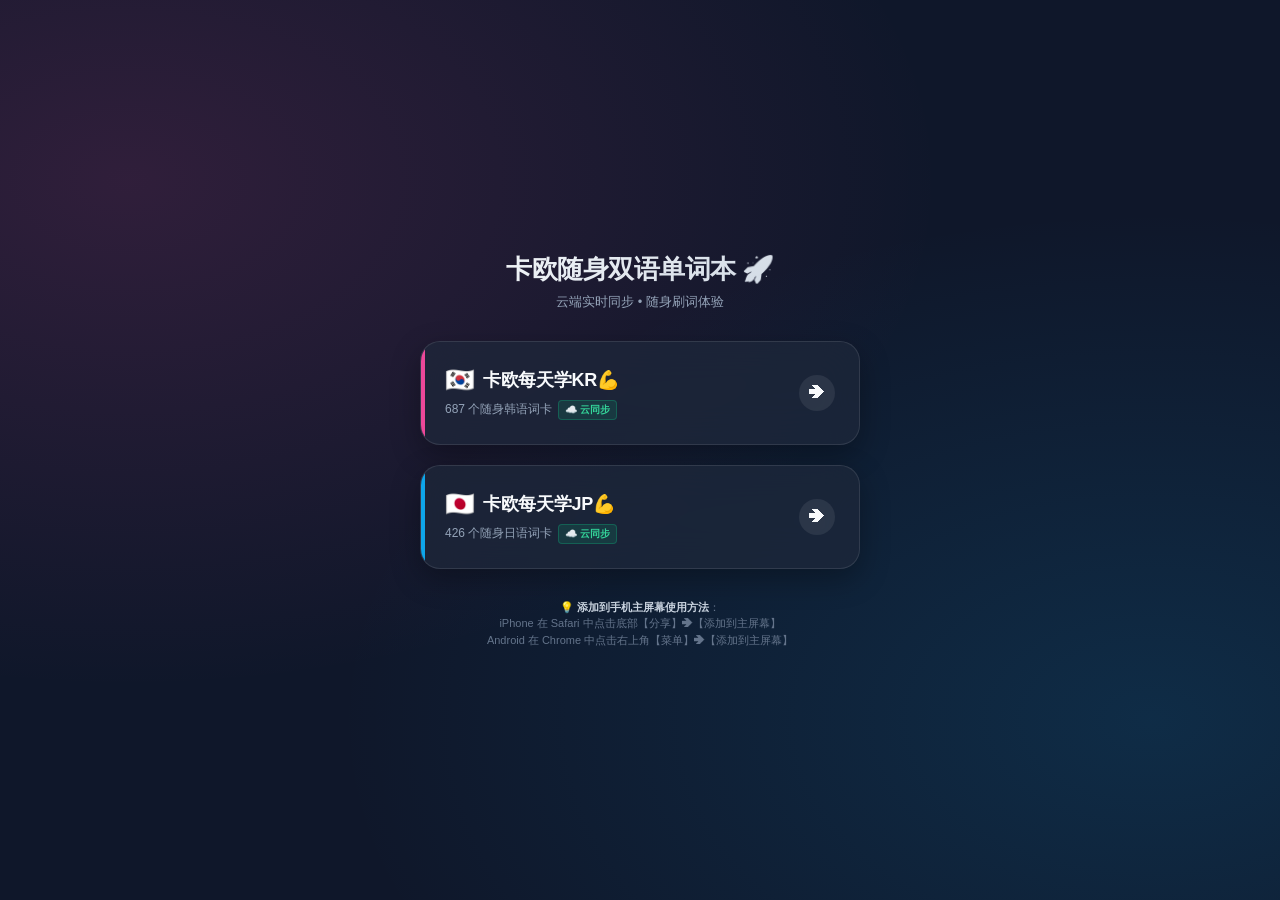
<file: index.html>
<!DOCTYPE html>
<html lang="zh-CN">
<head>
  <meta charset="UTF-8">
  <meta name="viewport" content="width=device-width, initial-scale=1.0, maximum-scale=1.0, user-scalable=no, viewport-fit=cover">
  <title>卡欧随身双语单词本 Hub 🚀</title>
  <meta name="apple-mobile-web-app-capable" content="yes">
  <meta name="apple-mobile-web-app-status-bar-style" content="black-translucent">
  <meta name="apple-mobile-web-app-title" content="卡欧双语单词本">
  <style>
    :root {
      --bg-primary: #0f172a;
      --bg-card: rgba(30, 41, 59, 0.7);
      --text-primary: #f8fafc;
      --text-secondary: #94a3b8;
      --accent-kr: #ec4899;
      --accent-jp: #0ea5e9;
      --border-color: rgba(255, 255, 255, 0.1);
      --font-family: -apple-system, BlinkMacSystemFont, "SF Pro Display", "SF Pro Text", "Segoe UI", Roboto, sans-serif;
    }

    * {
      box-sizing: border-box;
      margin: 0;
      padding: 0;
      -webkit-tap-highlight-color: transparent;
    }

    body {
      width: 100vw;
      height: 100vh;
      background: var(--bg-primary);
      background-image: 
        radial-gradient(at 10% 20%, rgba(236, 72, 153, 0.15) 0px, transparent 50%),
        radial-gradient(at 90% 80%, rgba(14, 165, 233, 0.15) 0px, transparent 50%);
      color: var(--text-primary);
      font-family: var(--font-family);
      display: flex;
      flex-direction: column;
      align-items: center;
      justify-content: center;
      padding: 20px;
      overflow: hidden;
      user-select: none;
    }

    .hub-container {
      width: 100%;
      max-width: 440px;
      display: flex;
      flex-direction: column;
      gap: 20px;
      text-align: center;
    }

    .header-group {
      margin-bottom: 10px;
    }

    .hub-title {
      font-size: 26px;
      font-weight: 800;
      letter-spacing: -0.5px;
      background: linear-gradient(135deg, #f8fafc 0%, #cbd5e1 100%);
      -webkit-background-clip: text;
      -webkit-text-fill-color: transparent;
      margin-bottom: 6px;
    }

    .hub-subtitle {
      font-size: 13px;
      color: var(--text-secondary);
      font-weight: 500;
    }

    .app-card {
      background: var(--bg-card);
      backdrop-filter: blur(20px);
      -webkit-backdrop-filter: blur(20px);
      border: 1px solid var(--border-color);
      border-radius: 20px;
      padding: 24px;
      display: flex;
      align-items: center;
      justify-content: space-between;
      text-decoration: none;
      color: inherit;
      transition: all 0.25s cubic-bezier(0.4, 0, 0.2, 1);
      box-shadow: 0 10px 30px rgba(0, 0, 0, 0.3);
      position: relative;
      overflow: hidden;
    }

    .app-card::before {
      content: '';
      position: absolute;
      top: 0;
      left: 0;
      width: 4px;
      height: 100%;
    }

    .app-card.kr::before {
      background: var(--accent-kr);
    }

    .app-card.jp::before {
      background: var(--accent-jp);
    }

    .app-card:active {
      transform: scale(0.97);
      background: rgba(30, 41, 59, 0.9);
    }

    .card-info {
      display: flex;
      flex-direction: column;
      align-items: flex-start;
      gap: 6px;
    }

    .card-title-row {
      display: flex;
      align-items: center;
      gap: 8px;
    }

    .card-icon {
      font-size: 24px;
    }

    .card-title {
      font-size: 18px;
      font-weight: 700;
      letter-spacing: -0.3px;
    }

    .card-desc {
      font-size: 12px;
      color: var(--text-secondary);
      display: flex;
      align-items: center;
      gap: 6px;
    }

    .card-arrow {
      width: 36px;
      height: 36px;
      border-radius: 50%;
      background: rgba(255, 255, 255, 0.08);
      display: flex;
      align-items: center;
      justify-content: center;
      font-size: 16px;
      color: var(--text-primary);
      transition: transform 0.2s ease;
    }

    .badge-cloud {
      font-size: 10px;
      padding: 2px 6px;
      border-radius: 4px;
      background: rgba(16, 185, 129, 0.15);
      color: #34d399;
      border: 1px solid rgba(16, 185, 129, 0.3);
      font-weight: 600;
    }

    .footer-tips {
      margin-top: 10px;
      font-size: 11px;
      color: #64748b;
      line-height: 1.5;
      padding: 0 10px;
    }

    .pwa-tip {
      color: #cbd5e1;
      font-weight: 600;
    }
  </style>
</head>
<body>

  <div class="hub-container">
    <div class="header-group">
      <h1 class="hub-title">卡欧随身双语单词本 🚀</h1>
      <p class="hub-subtitle">云端实时同步 • 随身刷词体验</p>
    </div>

    <!-- KR Card -->
    <a href="standalone_kr_vocab.html" class="app-card kr">
      <div class="card-info">
        <div class="card-title-row">
          <span class="card-icon">🇰🇷</span>
          <span class="card-title">卡欧每天学KR💪</span>
        </div>
        <div class="card-desc">
          <span>687 个随身韩语词卡</span>
          <span class="badge-cloud">☁️ 云同步</span>
        </div>
      </div>
      <div class="card-arrow">➔</div>
    </a>

    <!-- JP Card -->
    <a href="standalone_jp_vocab.html" class="app-card jp">
      <div class="card-info">
        <div class="card-title-row">
          <span class="card-icon">🇯🇵</span>
          <span class="card-title">卡欧每天学JP💪</span>
        </div>
        <div class="card-desc">
          <span>426 个随身日语词卡</span>
          <span class="badge-cloud">☁️ 云同步</span>
        </div>
      </div>
      <div class="card-arrow">➔</div>
    </a>

    <div class="footer-tips">
      💡 <span class="pwa-tip">添加到手机主屏幕使用方法</span>：<br>
      iPhone 在 Safari 中点击底部【分享】➔【添加到主屏幕】<br>
      Android 在 Chrome 中点击右上角【菜单】➔【添加到主屏幕】
    </div>
  </div>

</body>
</html>
</file>
